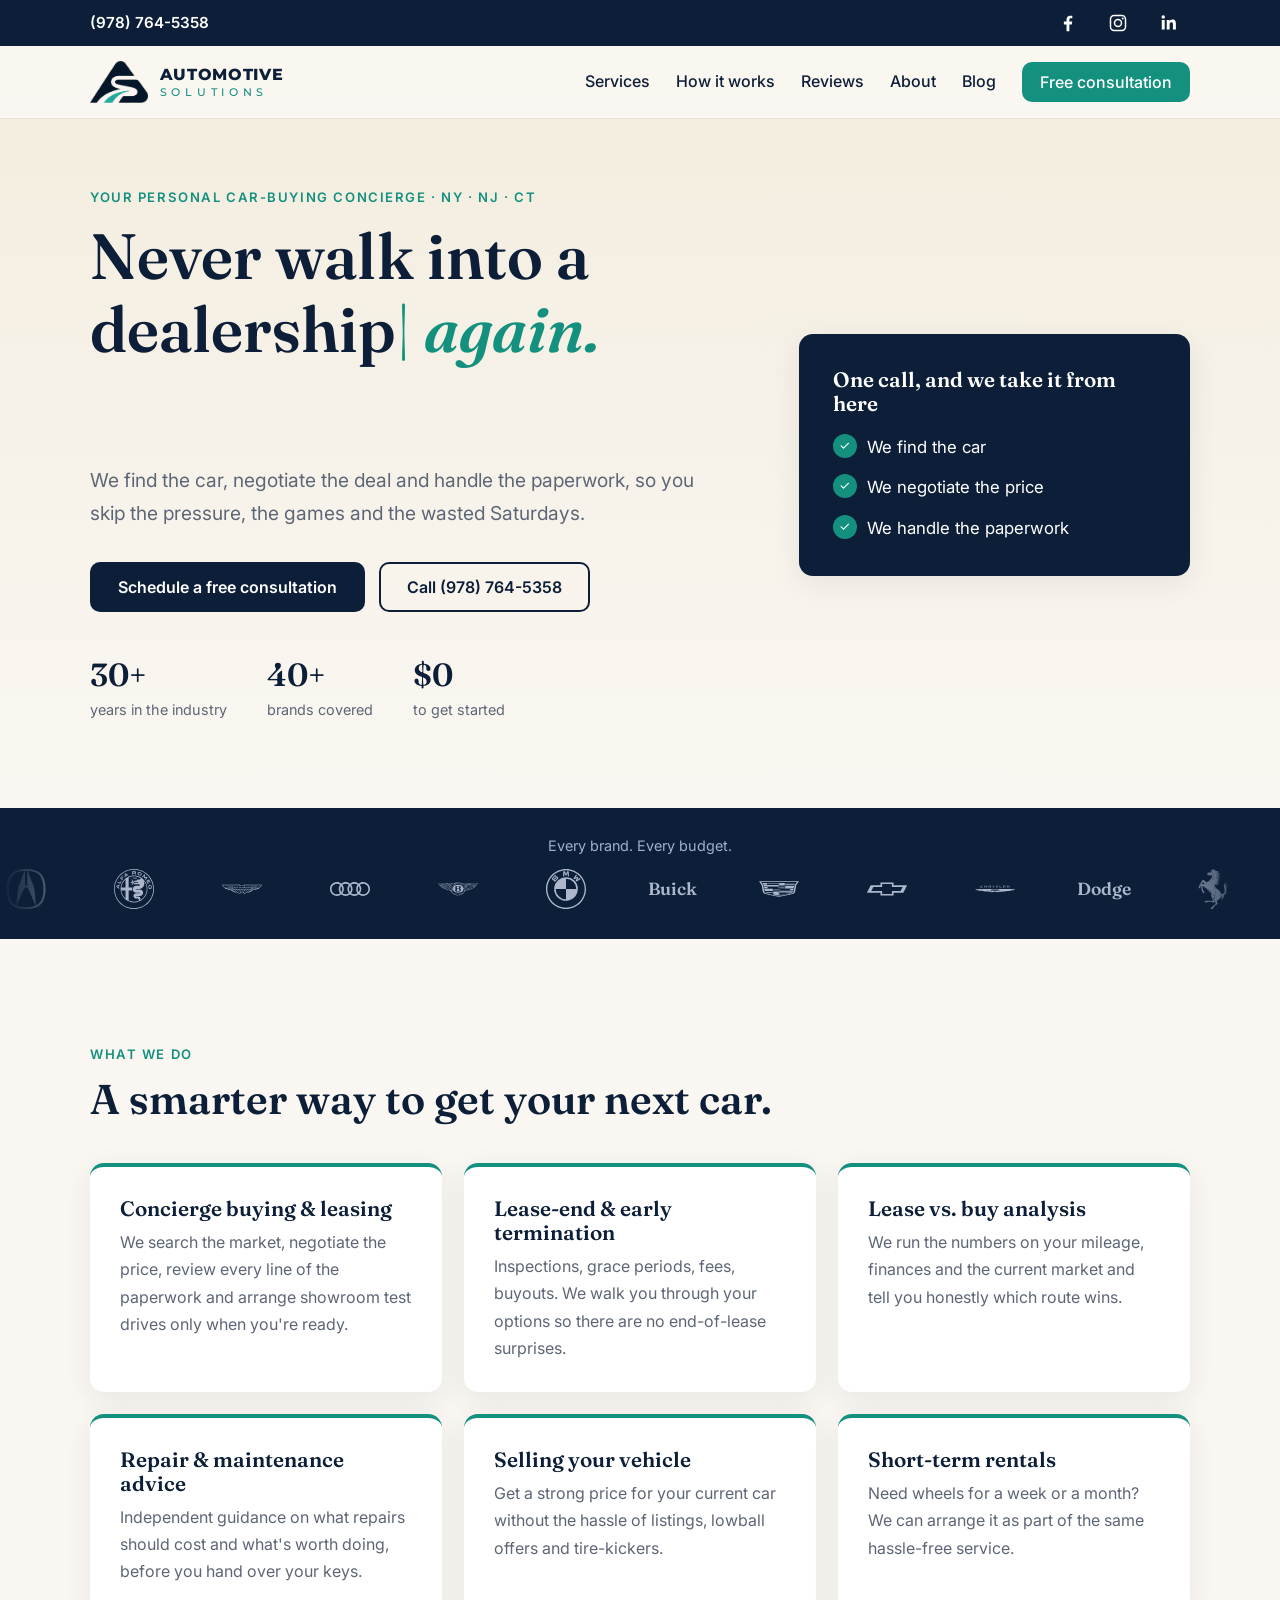
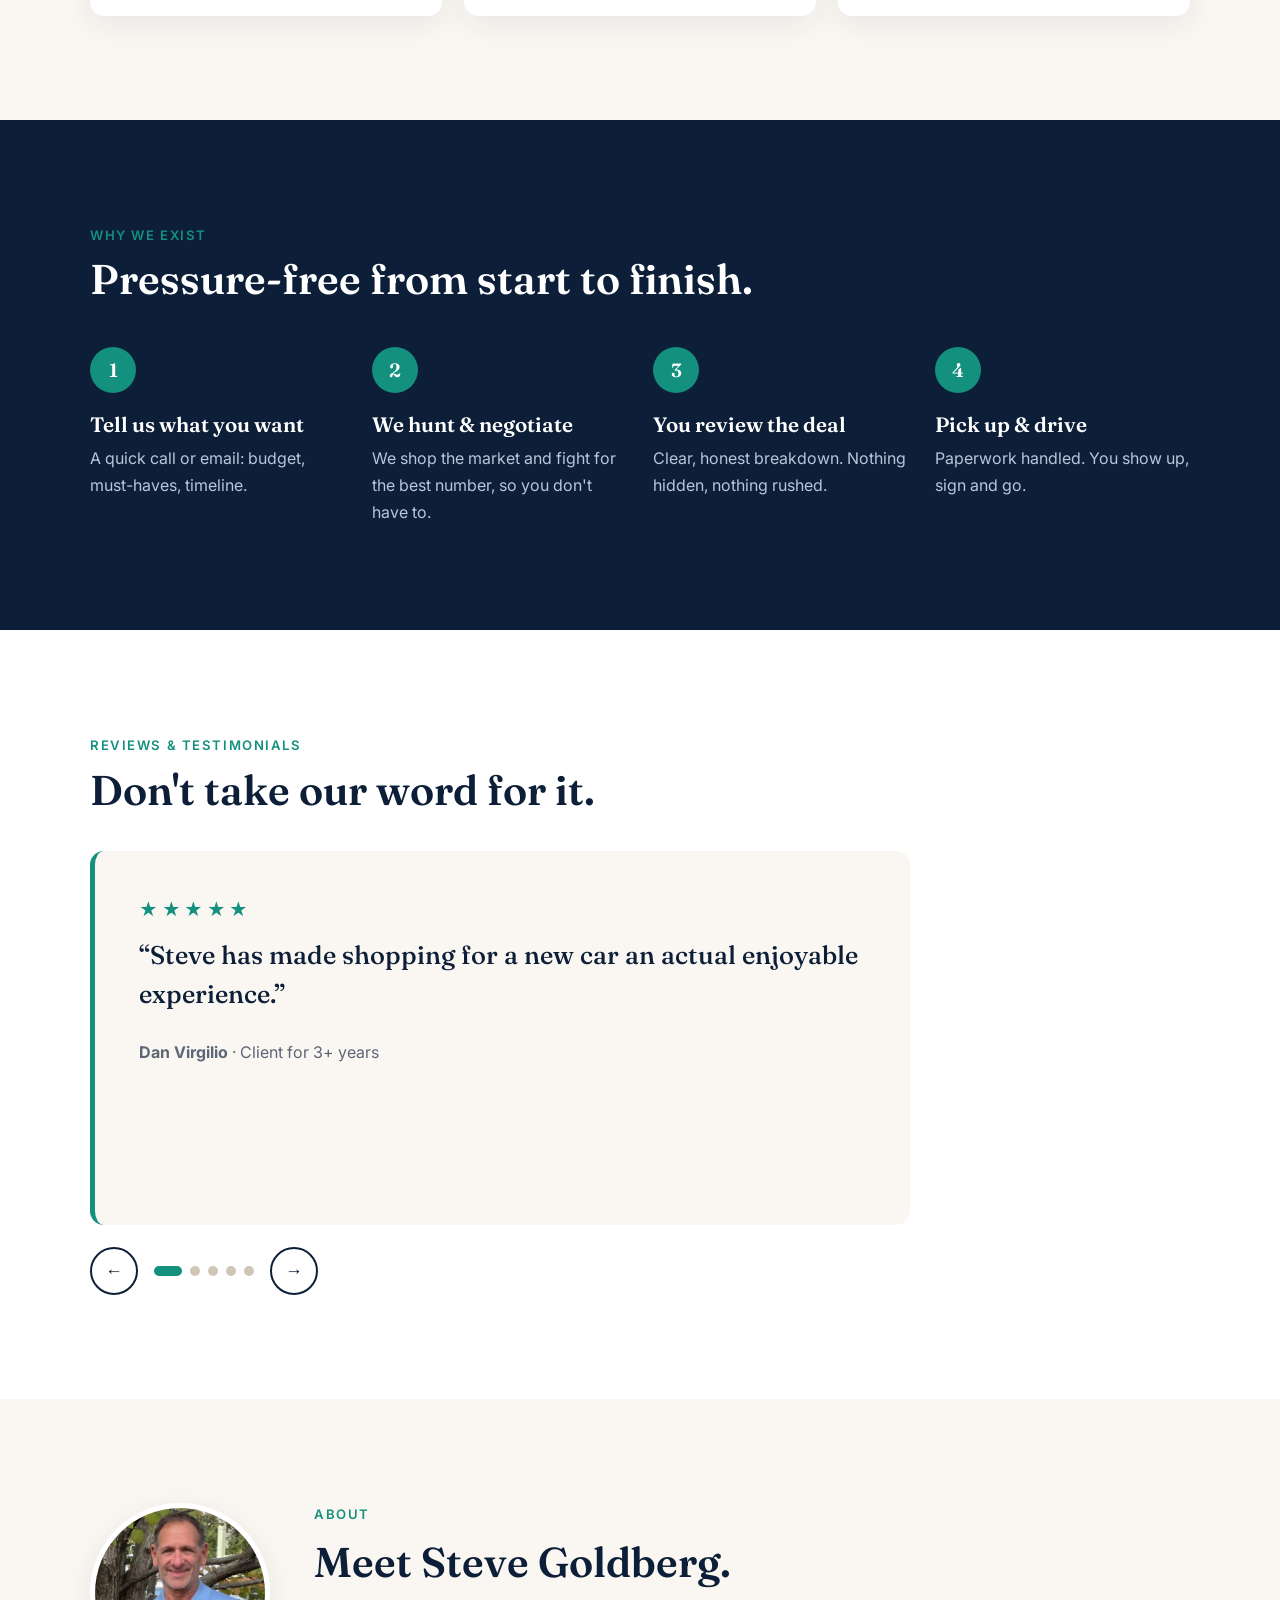
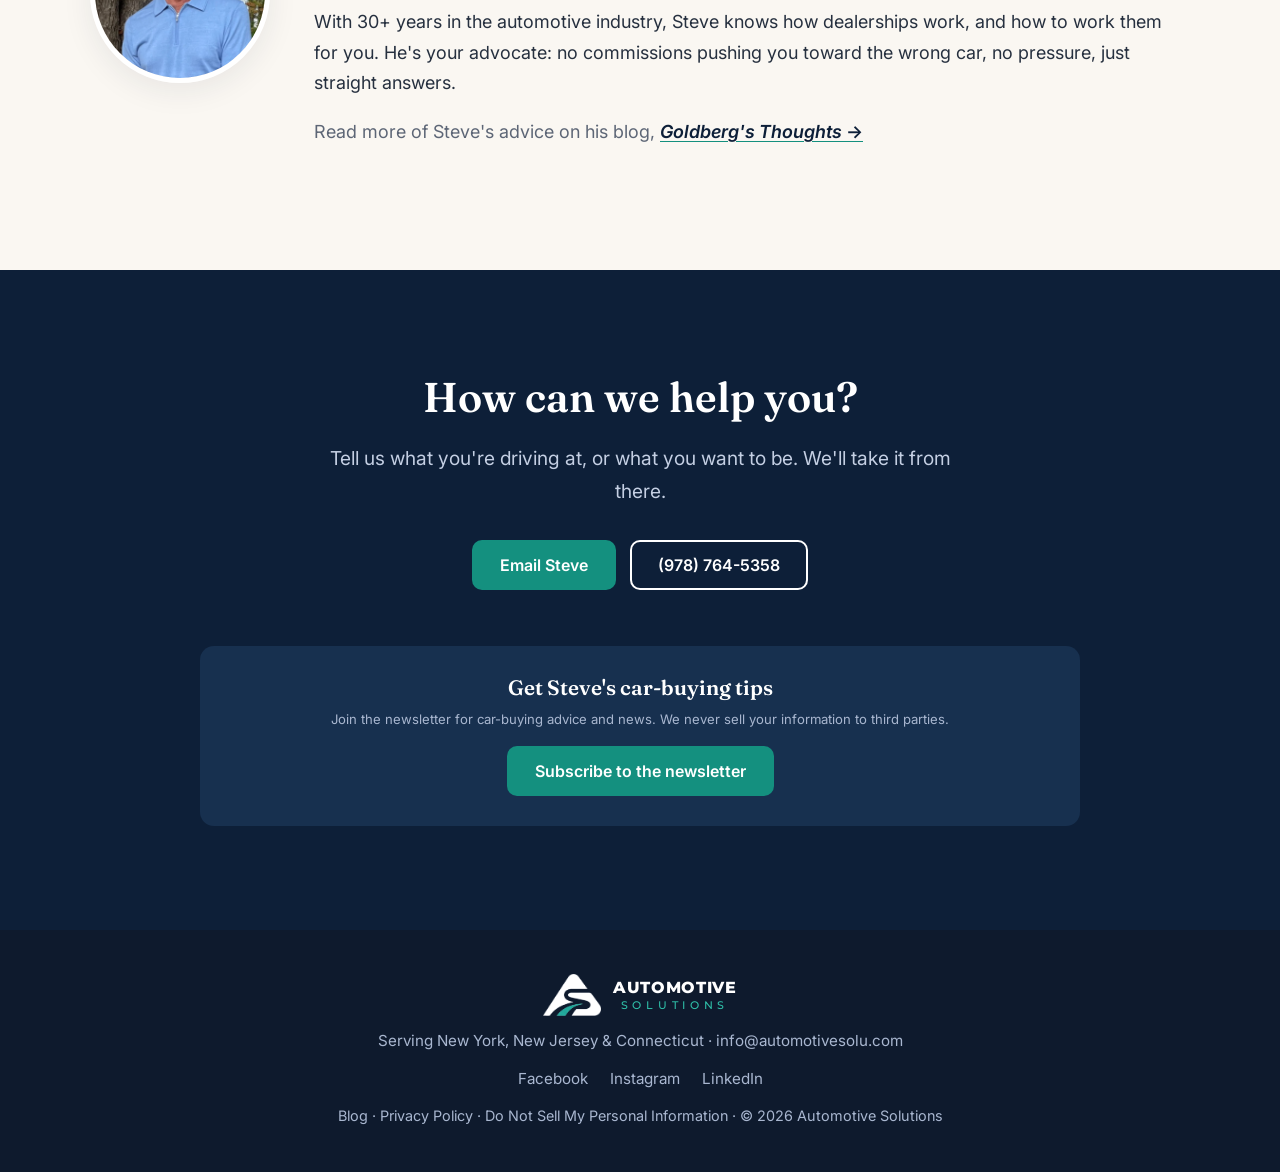
<file: index.html>
<!doctype html>
<html lang="en">
<head>
<meta charset="utf-8">
<meta name="viewport" content="width=device-width, initial-scale=1">
<title>Automotive Solutions | Car Buying & Leasing Consultant – NY, NJ, CT</title>
<meta name="description" content="Never walk into a dealership again. Automotive Solutions finds your car, negotiates the deal and handles the paperwork across New York, New Jersey and Connecticut.">
<link rel="canonical" href="https://www.automotivesolu.com/">
<link rel="icon" href="assets/favicon.png" type="image/png">
<link rel="preconnect" href="https://fonts.googleapis.com">
<link rel="preconnect" href="https://fonts.gstatic.com" crossorigin>
<link href="https://fonts.googleapis.com/css2?family=Inter:wght@400;500;600;700&family=Montserrat:wght@500;800&family=Fraunces:opsz,wght@9..144,500;9..144,600;9..144,700&display=swap" rel="stylesheet">
<link rel="stylesheet" href="styles.css">
</head>
<body>



<header class="nav" id="nav">
  <div class="topbar"><div class="wrap topbar-inner">
    <a class="tb-phone" href="tel:+19787645358">(978) 764-5358</a>
    <div class="tb-social">
      <a href="https://www.facebook.com/automotivesolu" target="_blank" rel="noopener" aria-label="Facebook"><svg viewBox="0 0 24 24"><path d="M13.5 21v-7.5h2.6l.5-3.1h-3.1V8.5c0-.9.4-1.6 1.7-1.6h1.5V4.2c-.3 0-1.2-.2-2.3-.2-2.4 0-4 1.4-4 4.1v2.3H7.5v3.1h2.9V21h3.1z"/></svg></a>
      <a href="https://www.instagram.com/autosolu/" target="_blank" rel="noopener" aria-label="Instagram"><svg viewBox="0 0 24 24"><path d="M12 7.4A4.6 4.6 0 1 0 12 16.6 4.6 4.6 0 0 0 12 7.4zm0 7.6a3 3 0 1 1 0-6 3 3 0 0 1 0 6zM17.2 6a1.1 1.1 0 1 0 0 2.2 1.1 1.1 0 0 0 0-2.2zM7.8 3h8.4A4.8 4.8 0 0 1 21 7.8v8.4a4.8 4.8 0 0 1-4.8 4.8H7.8A4.8 4.8 0 0 1 3 16.2V7.8A4.8 4.8 0 0 1 7.8 3zm0 1.6A3.2 3.2 0 0 0 4.6 7.8v8.4a3.2 3.2 0 0 0 3.2 3.2h8.4a3.2 3.2 0 0 0 3.2-3.2V7.8a3.2 3.2 0 0 0-3.2-3.2H7.8z"/></svg></a>
      <a href="https://www.linkedin.com/in/steven-goldberg-22b6a011/" target="_blank" rel="noopener" aria-label="LinkedIn"><svg viewBox="0 0 24 24"><path d="M5.2 8.6H8.4V19H5.2V8.6zM6.8 3.6a1.9 1.9 0 1 1 0 3.8 1.9 1.9 0 0 1 0-3.8zM10.4 8.6h3v1.4c.5-.9 1.6-1.7 3.3-1.7 3.3 0 3.9 2.1 3.9 4.9V19h-3.2v-5.1c0-1.2 0-2.7-1.7-2.7s-1.9 1.3-1.9 2.6V19h-3.2V8.6z"/></svg></a>
    </div>
  </div></div>
  <div class="wrap nav-inner">
    <a href="#top" class="brand" aria-label="Automotive Solutions home">
      <img src="assets/logo-mark.png" alt="" width="58" height="42"><span class="bt"><i>Automotive</i><b>Solutions</b></span>
    </a>
    <nav class="links" id="links" aria-label="Main">
      <a href="#services">Services</a>
      <a href="#how">How it works</a>
      <a href="#reviews">Reviews</a>
      <a href="#about">About</a>
      <a href="https://blog.automotivesolu.com/blog">Blog</a>
      <a href="#contact" class="btn btn-sm">Free consultation</a>
    </nav>
    <button class="burger" id="burger" aria-label="Menu" aria-expanded="false" aria-controls="links"><span></span><span></span></button>
  </div>
</header>

<main id="top">

<!-- HERO -->
<section class="hero">
  <div class="wrap hero-grid">
    <div class="hero-copy">
      <p class="eyebrow reveal">Your personal car-buying concierge · NY · NJ · CT</p>
      <h1 class="reveal">Never <span class="typed" id="typed">walk into a dealership</span><span class="cursor" aria-hidden="true">|</span> <em>again.</em></h1>
      <p class="lead reveal">We find the car, negotiate the deal and handle the paperwork, so you skip the pressure, the games and the wasted Saturdays.</p>
      <div class="cta reveal">
        <a class="btn" data-mail="Free consultation request">Schedule a free consultation</a>
        <a class="btn btn-ghost" href="tel:+19787645358">Call (978) 764-5358</a>
      </div>
      <ul class="trust reveal">
        <li><b>30+</b><span>years in the industry</span></li>
        <li><b>40+</b><span>brands covered</span></li>
        <li><b>$0</b><span>to get started</span></li>
      </ul>
    </div>
    <aside class="hero-card reveal">
      <h3>One call, and we take it from here</h3>
      <ul class="checks">
        <li>We find the car</li>
        <li>We negotiate the price</li>
        <li>We handle the paperwork</li>
      </ul>
    </aside>
  </div>
</section>

<!-- BRANDS -->
<section class="brands" aria-label="Brands we work with">
  <p class="center small">Every brand. Every budget.</p>
  <div class="marquee"><div class="track" id="brandTrack"></div></div>
</section>

<!-- SERVICES -->
<section id="services" class="section">
  <div class="wrap">
    <p class="eyebrow reveal">What we do</p>
    <h2 class="reveal">A smarter way to get your next car.</h2>
    <div class="cards">
      <article class="card reveal">
        <h3>Concierge buying &amp; leasing</h3>
        <p>We search the market, negotiate the price, review every line of the paperwork and arrange showroom test drives only when you're ready.</p>
      </article>
      <article class="card reveal">
        <h3>Lease-end &amp; early termination</h3>
        <p>Inspections, grace periods, fees, buyouts. We walk you through your options so there are no end-of-lease surprises.</p>
      </article>
      <article class="card reveal">
        <h3>Lease vs. buy analysis</h3>
        <p>We run the numbers on your mileage, finances and the current market and tell you honestly which route wins.</p>
      </article>
      <article class="card reveal">
        <h3>Repair &amp; maintenance advice</h3>
        <p>Independent guidance on what repairs should cost and what's worth doing, before you hand over your keys.</p>
      </article>
      <article class="card reveal">
        <h3>Selling your vehicle</h3>
        <p>Get a strong price for your current car without the hassle of listings, lowball offers and tire-kickers.</p>
      </article>
      <article class="card reveal">
        <h3>Short-term rentals</h3>
        <p>Need wheels for a week or a month? We can arrange it as part of the same hassle-free service.</p>
      </article>
    </div>
  </div>
</section>

<!-- HOW IT WORKS -->
<section id="how" class="section dark">
  <div class="wrap">
    <p class="eyebrow reveal">Why we exist</p>
    <h2 class="reveal">Pressure-free from start to finish.</h2>
    <ol class="steps">
      <li class="reveal"><span class="num">1</span><h3>Tell us what you want</h3><p>A quick call or email: budget, must-haves, timeline.</p></li>
      <li class="reveal"><span class="num">2</span><h3>We hunt &amp; negotiate</h3><p>We shop the market and fight for the best number, so you don't have to.</p></li>
      <li class="reveal"><span class="num">3</span><h3>You review the deal</h3><p>Clear, honest breakdown. Nothing hidden, nothing rushed.</p></li>
      <li class="reveal"><span class="num">4</span><h3>Pick up &amp; drive</h3><p>Paperwork handled. You show up, sign and go.</p></li>
    </ol>
  </div>
</section>

<!-- REVIEWS -->
<section id="reviews" class="section alt">
  <div class="wrap">
    <p class="eyebrow reveal">Reviews &amp; testimonials</p>
    <h2 class="reveal">Don't take our word for it.</h2>
    <div class="slider reveal" id="slider">
      <div class="slides">
        <figure class="slide"><div class="stars">★★★★★</div><blockquote>&ldquo;Steve has made shopping for a new car an actual enjoyable experience.&rdquo;</blockquote><figcaption><b>Dan Virgilio</b> · Client for 3+ years</figcaption></figure>
        <figure class="slide"><div class="stars">★★★★★</div><blockquote>&ldquo;I just purchased my fifth car with Steve. He's a straight shooter, honest, and a pleasure to deal with.&rdquo;</blockquote><figcaption><b>Ralph Milton</b> · Fifth car purchase</figcaption></figure>
        <figure class="slide"><div class="stars">★★★★★</div><blockquote>&ldquo;Steve is a pleasure to work with. Very responsive, knowledgeable, and credible&hellip; my &lsquo;Go To&rsquo; person.&rdquo;</blockquote><figcaption><b>Gary Crispo</b> · Chief Operating Officer</figcaption></figure>
        <figure class="slide"><div class="stars">★★★★★</div><blockquote>&ldquo;A few emails to describe what I am looking for, a quick trip to take delivery where all the paperwork is ready to go, and I'm in and out in 30 minutes. When I refer you to others I tell them you are the best car salesman ever, and I mean it.&rdquo;</blockquote><figcaption><b>Kurt Z.</b> · Four cars purchased through Steve</figcaption></figure>
        <figure class="slide"><div class="stars">★★★★★</div><blockquote>&ldquo;Blanche and I were particularly taken by your ability to identify, out of your large inventory, the cars that you thought would be right for us. And then clearly and accurately tell us why. The entire process, in your hands, was a pleasure.&rdquo;</blockquote><figcaption><b>Theodore D.</b> · Two cars purchased through Steve</figcaption></figure>
      </div>
      <div class="slider-ctl">
        <button id="prev" aria-label="Previous review">←</button>
        <div class="dots" id="dots"></div>
        <button id="next" aria-label="Next review">→</button>
      </div>
    </div>
  </div>
</section>

<!-- ABOUT -->
<section id="about" class="section">
  <div class="wrap about">
    <img class="portrait reveal" src="assets/steve.jpg" alt="Steve Goldberg, founder of Automotive Solutions" width="800" height="718" loading="lazy">
    <div>
      <p class="eyebrow reveal">About</p>
      <h2 class="reveal">Meet Steve Goldberg.</h2>
      <p class="reveal">With 30+ years in the automotive industry, Steve knows how dealerships work, and how to work them for you. He's your advocate: no commissions pushing you toward the wrong car, no pressure, just straight answers.</p>
      <p class="reveal muted">Read more of Steve's advice on his blog, <a href="https://blog.automotivesolu.com/blog"><i>Goldberg's Thoughts</i> &rarr;</a></p>
    </div>
  </div>
</section>

<!-- CONTACT -->
<section id="contact" class="section cta-band">
  <div class="wrap">
    <h2 class="reveal">How can we help you?</h2>
    <p class="lead reveal">Tell us what you're driving at, or what you want to be. We'll take it from there.</p>
    <div class="cta center-cta reveal">
      <a class="btn" data-mail="Free consultation request">Email Steve</a>
      <a class="btn btn-ghost" href="tel:+19787645358">(978) 764-5358</a>
    </div>
    <div class="subscribe reveal">
      <h3>Get Steve's car-buying tips</h3>
      <p class="fine" style="margin:.5em 0 1.2em">Join the newsletter for car-buying advice and news. We never sell your information to third parties.</p>
      <a class="btn" href="https://blog.automotivesolu.com/" target="_blank" rel="noopener">Subscribe to the newsletter</a>
    </div>
  </div>
</section>
</main>

<footer class="footer">
  <div class="wrap foot-inner">
    <div class="brand"><img src="assets/logo-mark-light.png" alt="" width="58" height="42"><span class="bt"><i>Automotive</i><b>Solutions</b></span></div>
    <p>Serving New York, New Jersey &amp; Connecticut · <a href="mailto:info@automotivesolu.com">info@automotivesolu.com</a></p>
    <p class="social">
      <a href="https://www.facebook.com/automotivesolu" target="_blank" rel="noopener">Facebook</a>
      <a href="https://www.instagram.com/autosolu/" target="_blank" rel="noopener">Instagram</a>
      <a href="https://www.linkedin.com/in/steven-goldberg-22b6a011/" target="_blank" rel="noopener">LinkedIn</a>
    </p>
    <p class="small"><a href="https://blog.automotivesolu.com/blog">Blog</a> · <a href="privacy.html">Privacy Policy</a> · <a href="privacy.html#do-not-sell">Do Not Sell My Personal Information</a> · © <span id="yr">2026</span> Automotive Solutions</p>
  </div>
</footer>

<a class="sticky-call" href="tel:+19787645358" aria-label="Call now">📞 Call</a>

<script src="script.js"></script>
</body>
</html>
</file>
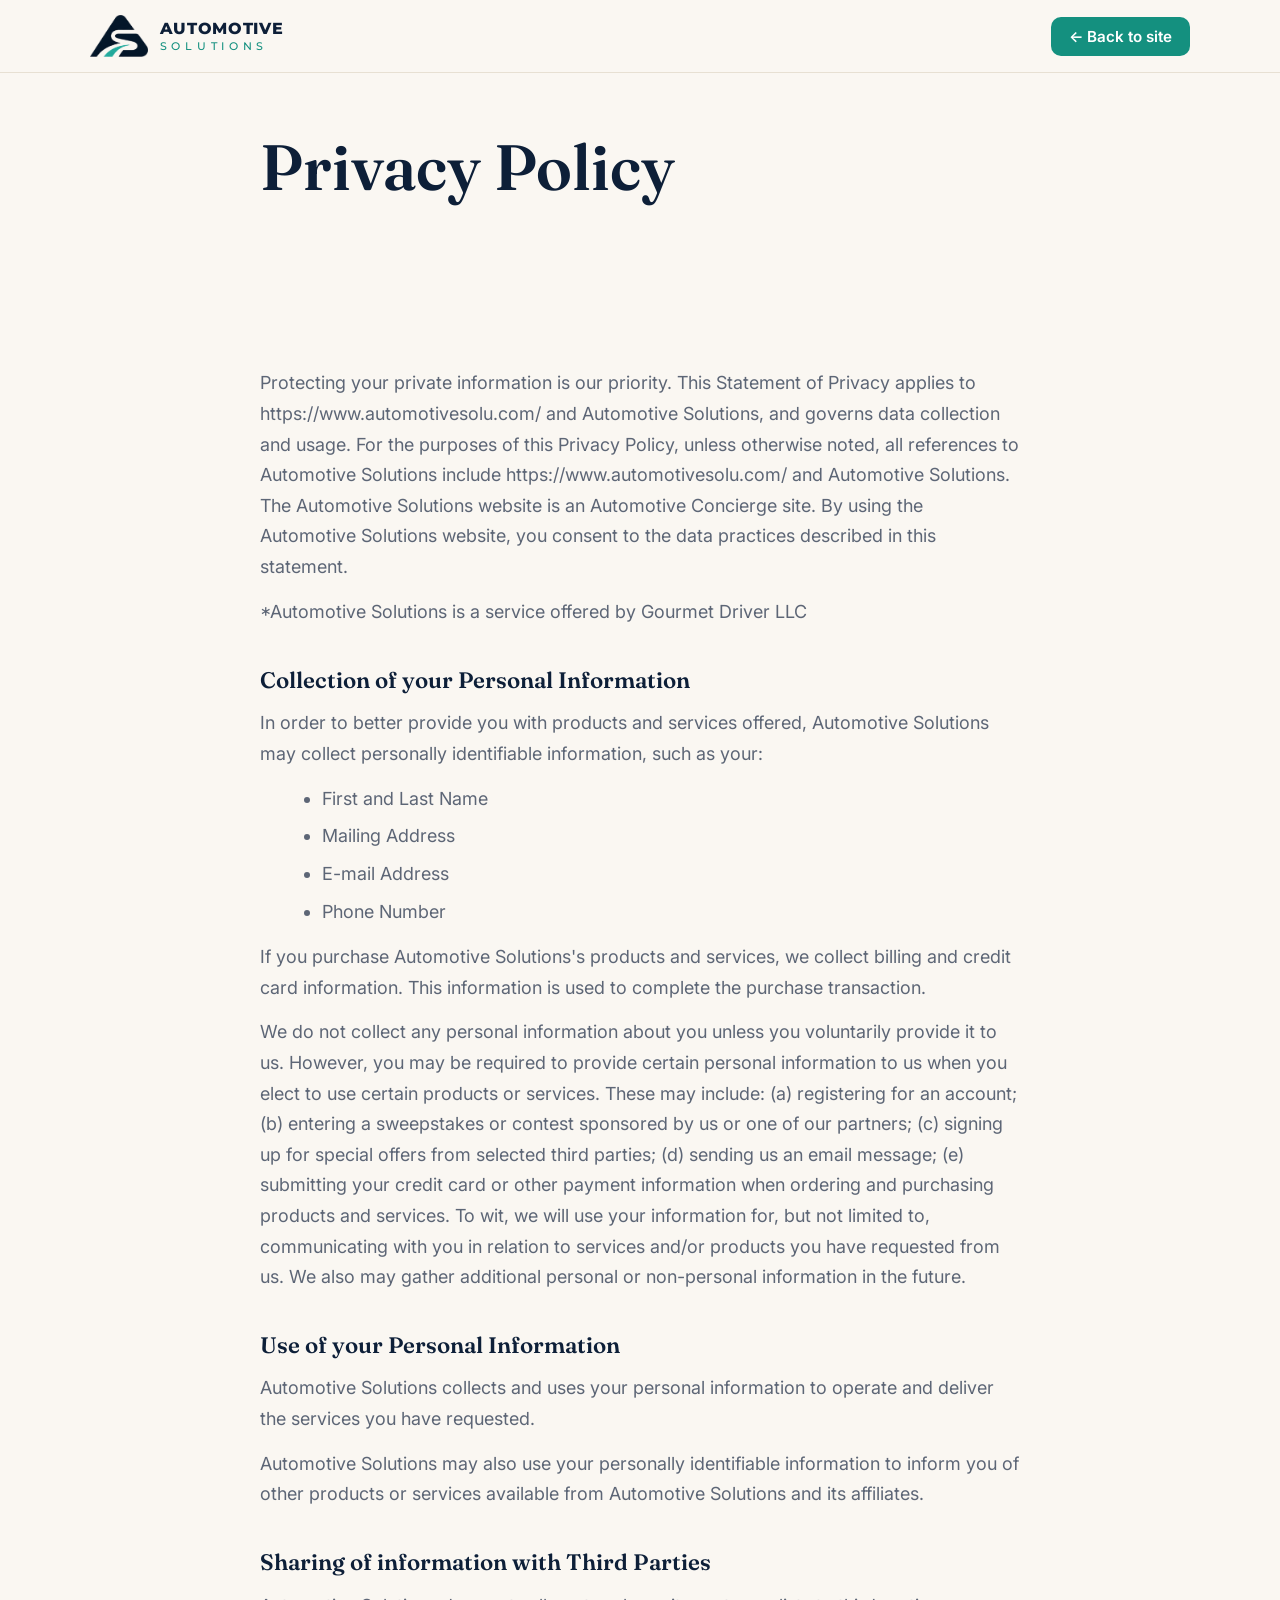
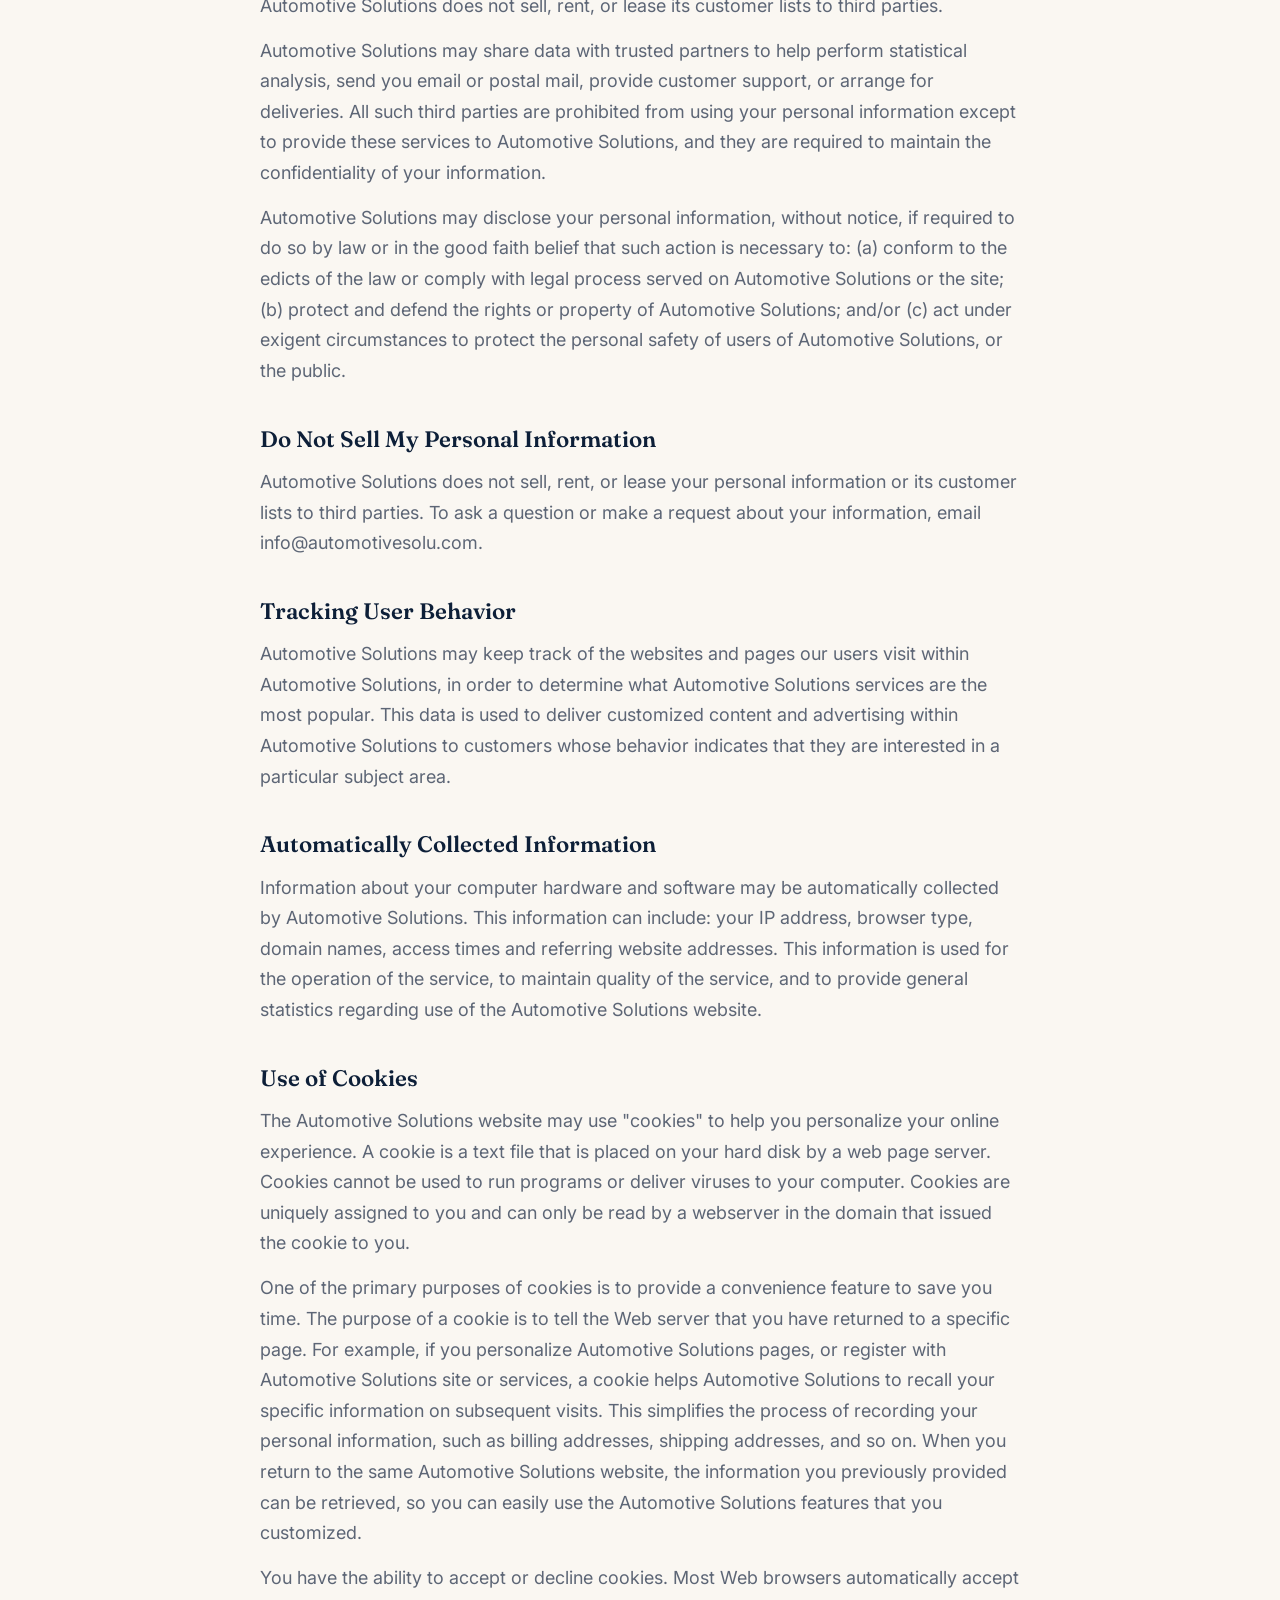
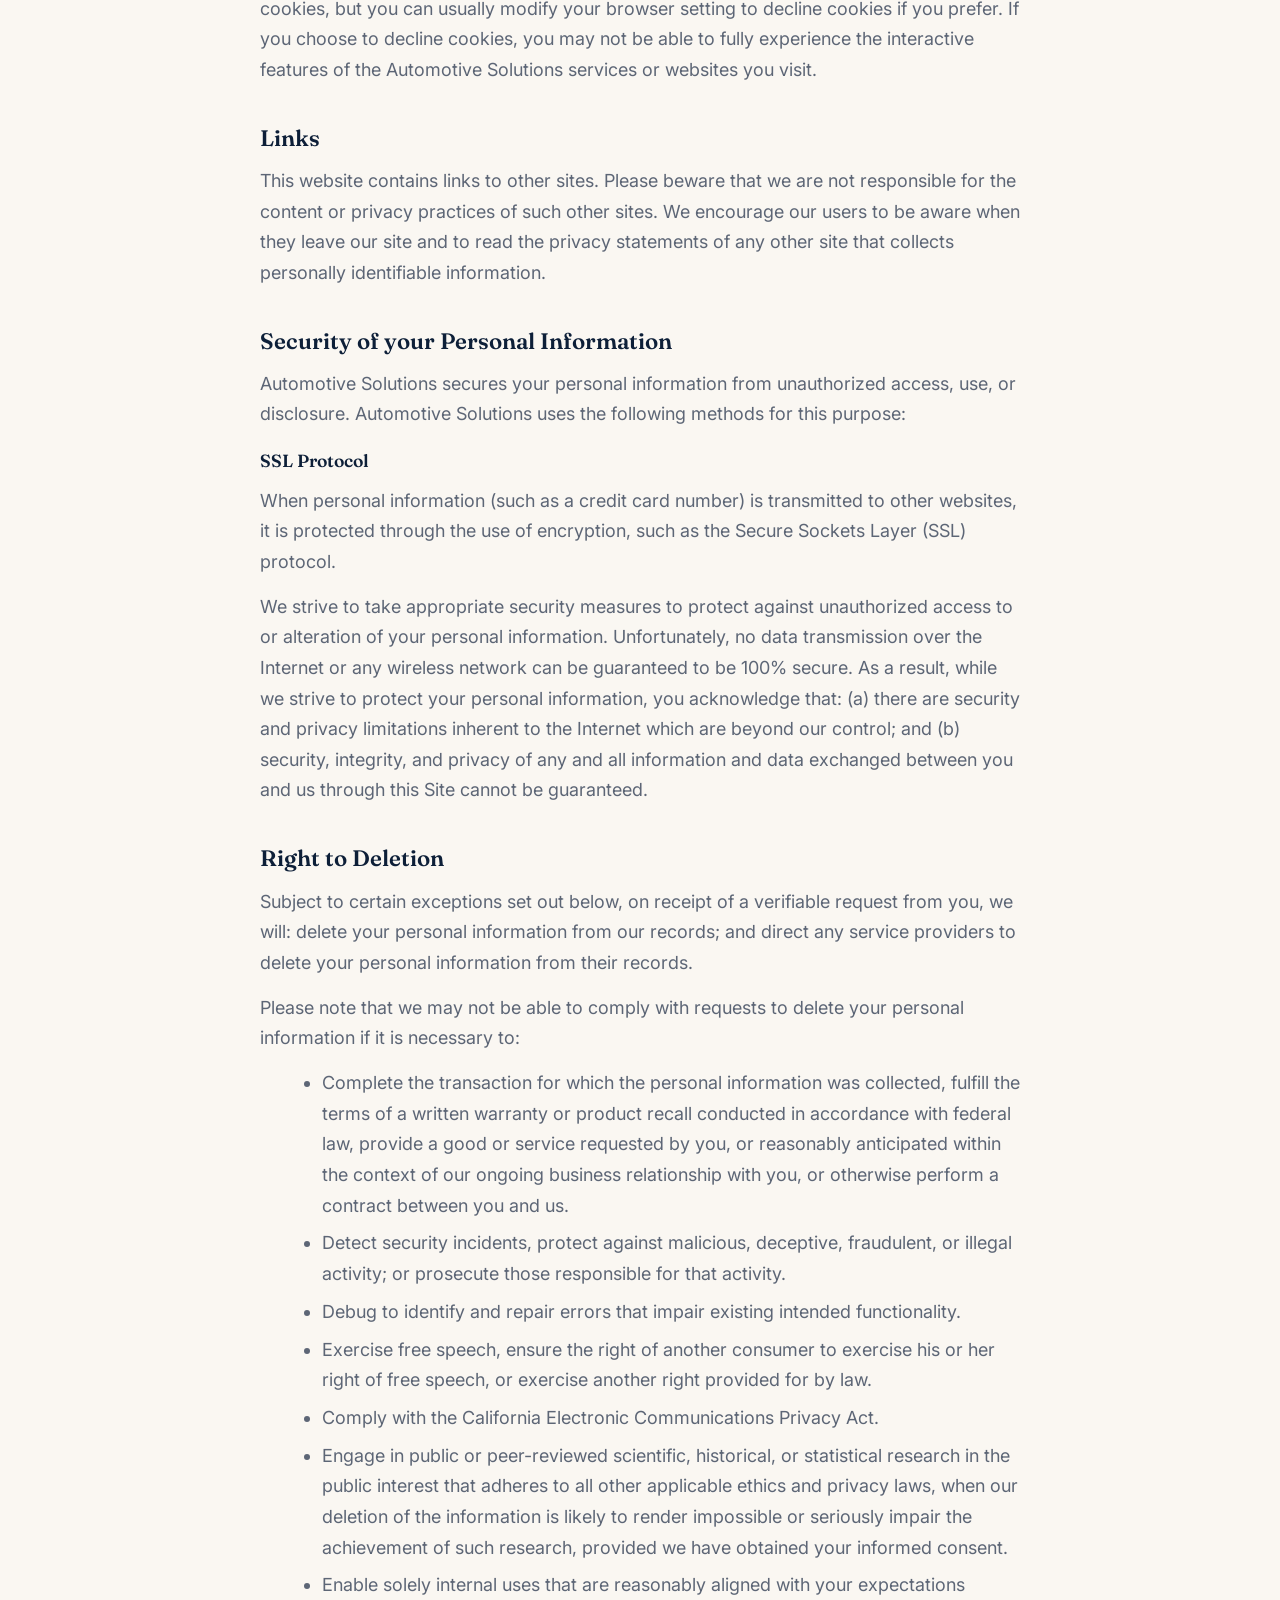
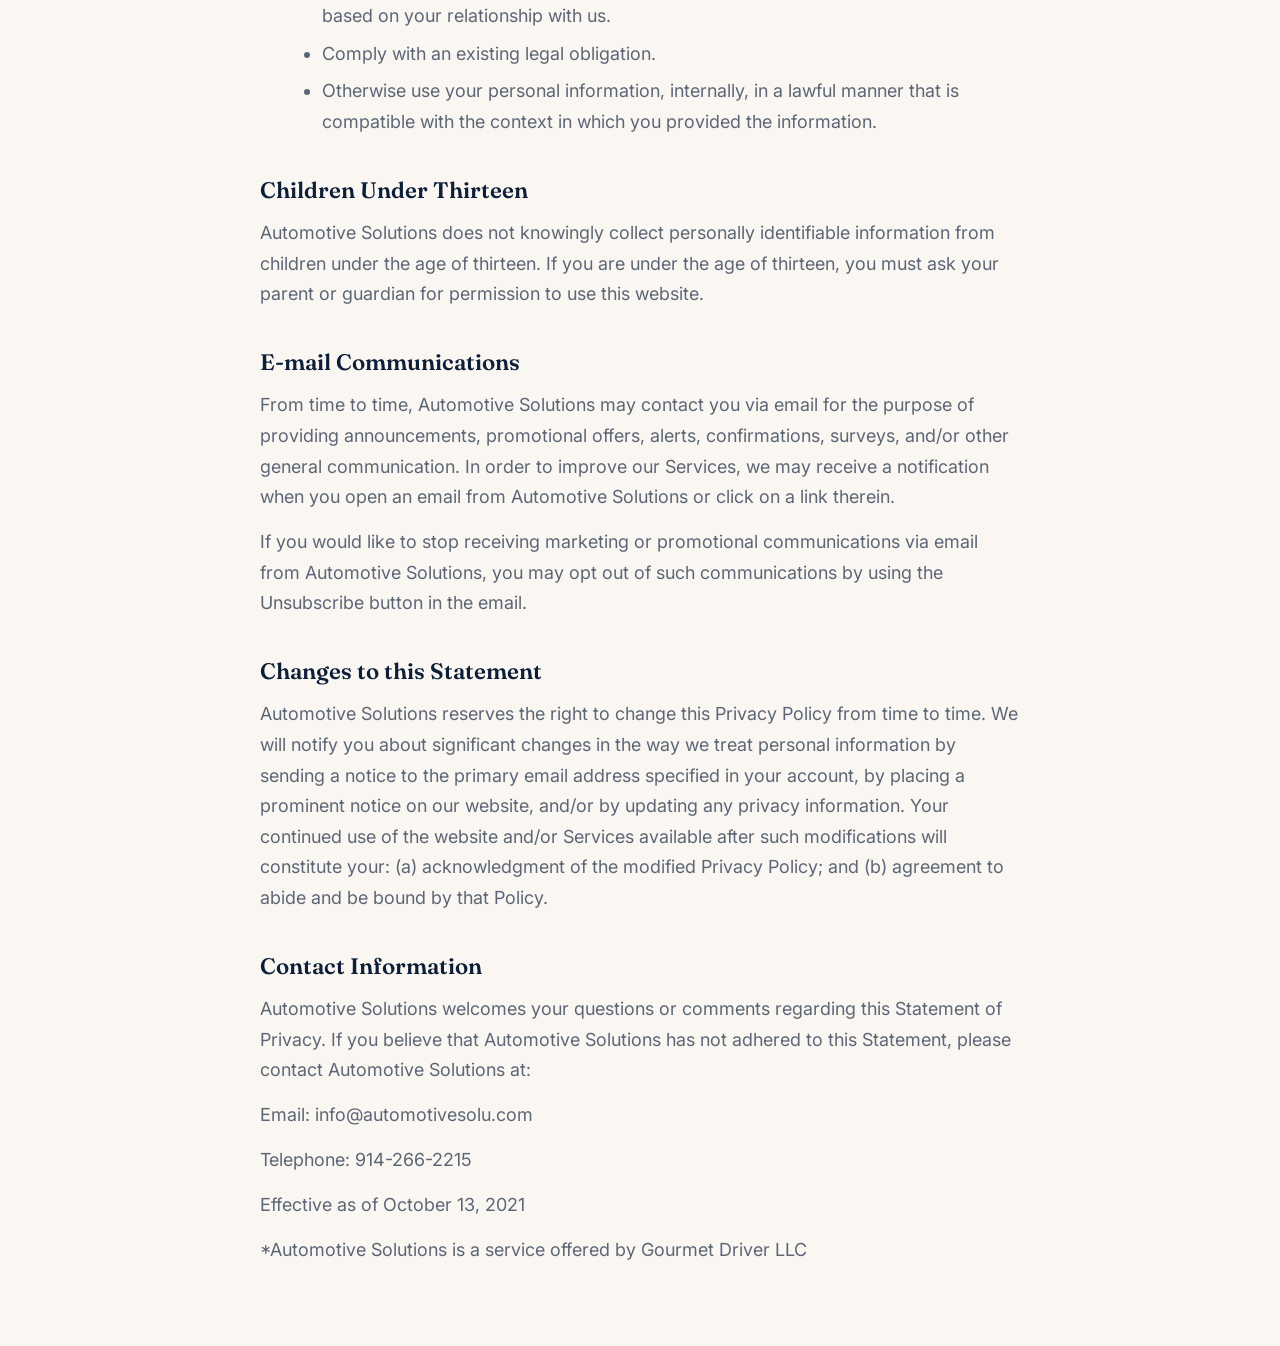
<file: privacy.html>
<!doctype html>
<html lang="en">
<head>
<meta charset="utf-8">
<meta name="viewport" content="width=device-width, initial-scale=1">
<title>Privacy Policy | Automotive Solutions</title>
<link rel="canonical" href="https://www.automotivesolu.com/privacy.html">
<link rel="icon" href="assets/favicon.png" type="image/png">
<link href="https://fonts.googleapis.com/css2?family=Inter:wght@400;500;600;700&family=Montserrat:wght@500;800&family=Fraunces:opsz,wght@9..144,500;9..144,600;9..144,700&display=swap" rel="stylesheet">
<link rel="stylesheet" href="styles.css">
<style>.doc{padding:130px 0 80px;max-width:760px}.doc h2{font-size:1.4rem;margin-top:1.8em}.doc p{margin-top:.8em;color:var(--muted)}.doc ul{margin:.8em 0 0 1.2em;color:var(--muted)}.doc li{margin-top:.4em}.doc h3{margin-top:1.2em;font-size:1.1rem}</style>
</head>
<body>
<header class="nav solid"><div class="wrap nav-inner">
  <a href="index.html" class="brand"><img src="assets/logo-mark.png" alt="" width="58" height="42"><span class="bt"><i>Automotive</i><b>Solutions</b></span></a>
  <a class="btn btn-sm" href="index.html">← Back to site</a>
</div></header>
<main class="wrap doc">
  <h1>Privacy Policy</h1>
  <p>Protecting your private information is our priority. This Statement of Privacy applies to https://www.automotivesolu.com/ and Automotive Solutions, and governs data collection and usage. For the purposes of this Privacy Policy, unless otherwise noted, all references to Automotive Solutions include https://www.automotivesolu.com/ and Automotive Solutions. The Automotive Solutions website is an Automotive Concierge site. By using the Automotive Solutions website, you consent to the data practices described in this statement.</p>
  <p>*Automotive Solutions is a service offered by Gourmet Driver LLC</p>
  <h2>Collection of your Personal Information</h2>
  <p>In order to better provide you with products and services offered, Automotive Solutions may collect personally identifiable information, such as your:</p>
  <ul><li>First and Last Name</li><li>Mailing Address</li><li>E-mail Address</li><li>Phone Number</li></ul>
  <p>If you purchase Automotive Solutions&#x27;s products and services, we collect billing and credit card information. This information is used to complete the purchase transaction.</p>
  <p>We do not collect any personal information about you unless you voluntarily provide it to us. However, you may be required to provide certain personal information to us when you elect to use certain products or services. These may include: (a) registering for an account; (b) entering a sweepstakes or contest sponsored by us or one of our partners; (c) signing up for special offers from selected third parties; (d) sending us an email message; (e) submitting your credit card or other payment information when ordering and purchasing products and services. To wit, we will use your information for, but not limited to, communicating with you in relation to services and/or products you have requested from us. We also may gather additional personal or non-personal information in the future.</p>
  <h2>Use of your Personal Information</h2>
  <p>Automotive Solutions collects and uses your personal information to operate and deliver the services you have requested.</p>
  <p>Automotive Solutions may also use your personally identifiable information to inform you of other products or services available from Automotive Solutions and its affiliates.</p>
  <h2>Sharing of information with Third Parties</h2>
  <p>Automotive Solutions does not sell, rent, or lease its customer lists to third parties.</p>
  <p>Automotive Solutions may share data with trusted partners to help perform statistical analysis, send you email or postal mail, provide customer support, or arrange for deliveries. All such third parties are prohibited from using your personal information except to provide these services to Automotive Solutions, and they are required to maintain the confidentiality of your information.</p>
  <p>Automotive Solutions may disclose your personal information, without notice, if required to do so by law or in the good faith belief that such action is necessary to: (a) conform to the edicts of the law or comply with legal process served on Automotive Solutions or the site; (b) protect and defend the rights or property of Automotive Solutions; and/or (c) act under exigent circumstances to protect the personal safety of users of Automotive Solutions, or the public.</p>
  <h2 id="do-not-sell">Do Not Sell My Personal Information</h2>
  <p>Automotive Solutions does not sell, rent, or lease your personal information or its customer lists to third parties. To ask a question or make a request about your information, email info@automotivesolu.com.</p>
  <h2>Tracking User Behavior</h2>
  <p>Automotive Solutions may keep track of the websites and pages our users visit within Automotive Solutions, in order to determine what Automotive Solutions services are the most popular. This data is used to deliver customized content and advertising within Automotive Solutions to customers whose behavior indicates that they are interested in a particular subject area.</p>
  <h2>Automatically Collected Information</h2>
  <p>Information about your computer hardware and software may be automatically collected by Automotive Solutions. This information can include: your IP address, browser type, domain names, access times and referring website addresses. This information is used for the operation of the service, to maintain quality of the service, and to provide general statistics regarding use of the Automotive Solutions website.</p>
  <h2>Use of Cookies</h2>
  <p>The Automotive Solutions website may use &quot;cookies&quot; to help you personalize your online experience. A cookie is a text file that is placed on your hard disk by a web page server. Cookies cannot be used to run programs or deliver viruses to your computer. Cookies are uniquely assigned to you and can only be read by a webserver in the domain that issued the cookie to you.</p>
  <p>One of the primary purposes of cookies is to provide a convenience feature to save you time. The purpose of a cookie is to tell the Web server that you have returned to a specific page. For example, if you personalize Automotive Solutions pages, or register with Automotive Solutions site or services, a cookie helps Automotive Solutions to recall your specific information on subsequent visits. This simplifies the process of recording your personal information, such as billing addresses, shipping addresses, and so on. When you return to the same Automotive Solutions website, the information you previously provided can be retrieved, so you can easily use the Automotive Solutions features that you customized.</p>
  <p>You have the ability to accept or decline cookies. Most Web browsers automatically accept cookies, but you can usually modify your browser setting to decline cookies if you prefer. If you choose to decline cookies, you may not be able to fully experience the interactive features of the Automotive Solutions services or websites you visit.</p>
  <h2>Links</h2>
  <p>This website contains links to other sites. Please beware that we are not responsible for the content or privacy practices of such other sites. We encourage our users to be aware when they leave our site and to read the privacy statements of any other site that collects personally identifiable information.</p>
  <h2>Security of your Personal Information</h2>
  <p>Automotive Solutions secures your personal information from unauthorized access, use, or disclosure. Automotive Solutions uses the following methods for this purpose:</p>
  <h3>SSL Protocol</h3>
  <p>When personal information (such as a credit card number) is transmitted to other websites, it is protected through the use of encryption, such as the Secure Sockets Layer (SSL) protocol.</p>
  <p>We strive to take appropriate security measures to protect against unauthorized access to or alteration of your personal information. Unfortunately, no data transmission over the Internet or any wireless network can be guaranteed to be 100% secure. As a result, while we strive to protect your personal information, you acknowledge that: (a) there are security and privacy limitations inherent to the Internet which are beyond our control; and (b) security, integrity, and privacy of any and all information and data exchanged between you and us through this Site cannot be guaranteed.</p>
  <h2>Right to Deletion</h2>
  <p>Subject to certain exceptions set out below, on receipt of a verifiable request from you, we will: delete your personal information from our records; and direct any service providers to delete your personal information from their records.</p>
  <p>Please note that we may not be able to comply with requests to delete your personal information if it is necessary to:</p>
  <ul><li>Complete the transaction for which the personal information was collected, fulfill the terms of a written warranty or product recall conducted in accordance with federal law, provide a good or service requested by you, or reasonably anticipated within the context of our ongoing business relationship with you, or otherwise perform a contract between you and us.</li><li>Detect security incidents, protect against malicious, deceptive, fraudulent, or illegal activity; or prosecute those responsible for that activity.</li><li>Debug to identify and repair errors that impair existing intended functionality.</li><li>Exercise free speech, ensure the right of another consumer to exercise his or her right of free speech, or exercise another right provided for by law.</li><li>Comply with the California Electronic Communications Privacy Act.</li><li>Engage in public or peer-reviewed scientific, historical, or statistical research in the public interest that adheres to all other applicable ethics and privacy laws, when our deletion of the information is likely to render impossible or seriously impair the achievement of such research, provided we have obtained your informed consent.</li><li>Enable solely internal uses that are reasonably aligned with your expectations based on your relationship with us.</li><li>Comply with an existing legal obligation.</li><li>Otherwise use your personal information, internally, in a lawful manner that is compatible with the context in which you provided the information.</li></ul>
  <h2>Children Under Thirteen</h2>
  <p>Automotive Solutions does not knowingly collect personally identifiable information from children under the age of thirteen. If you are under the age of thirteen, you must ask your parent or guardian for permission to use this website.</p>
  <h2>E-mail Communications</h2>
  <p>From time to time, Automotive Solutions may contact you via email for the purpose of providing announcements, promotional offers, alerts, confirmations, surveys, and/or other general communication. In order to improve our Services, we may receive a notification when you open an email from Automotive Solutions or click on a link therein.</p>
  <p>If you would like to stop receiving marketing or promotional communications via email from Automotive Solutions, you may opt out of such communications by using the Unsubscribe button in the email.</p>
  <h2>Changes to this Statement</h2>
  <p>Automotive Solutions reserves the right to change this Privacy Policy from time to time. We will notify you about significant changes in the way we treat personal information by sending a notice to the primary email address specified in your account, by placing a prominent notice on our website, and/or by updating any privacy information. Your continued use of the website and/or Services available after such modifications will constitute your: (a) acknowledgment of the modified Privacy Policy; and (b) agreement to abide and be bound by that Policy.</p>
  <h2>Contact Information</h2>
  <p>Automotive Solutions welcomes your questions or comments regarding this Statement of Privacy. If you believe that Automotive Solutions has not adhered to this Statement, please contact Automotive Solutions at:</p>
  <p>Email: info@automotivesolu.com</p>
  <p>Telephone: 914-266-2215</p>
  <p>Effective as of October 13, 2021</p>
  <p>*Automotive Solutions is a service offered by Gourmet Driver LLC</p>
</main>
</body>
</html>
</file>
<file: styles.css>
:root{
  --navy:#0d1f38; --navy2:#17304f; --gold:#14907f; --gold-l:#2fbfa8;
  --cream:#faf7f2; --paper:#fff; --text:#26303f; --muted:#5d6676; --line:#e7e0d3;
  --r:14px; --shadow:0 8px 30px rgba(20,35,59,.08);
}
*{box-sizing:border-box;margin:0}
html{scroll-behavior:smooth;scroll-padding-top:80px}
body{font:18px/1.7 Inter,system-ui,sans-serif;color:var(--text);background:var(--cream);overflow-x:hidden;-webkit-font-smoothing:antialiased}
h1,h2,h3{font-family:Fraunces,Georgia,serif;color:var(--navy);line-height:1.15;font-weight:600}
h1{font-size:clamp(2.4rem,5.4vw,4rem)}
.typed{color:var(--navy)}
.cursor{color:var(--gold);font-weight:300;animation:blink 1s steps(2) infinite}
@keyframes blink{50%{opacity:0}}
h1{min-height:3.5em}
h1 em{color:var(--gold);font-style:italic}
h2{font-size:clamp(1.9rem,3.6vw,2.6rem);margin-bottom:.5em}
h3{font-size:1.3rem;margin-bottom:.4em}
a{color:inherit}
.wrap{width:min(1100px,100% - 40px);margin-inline:auto}
.section{padding:clamp(60px,9vw,104px) 0}
.alt{background:var(--paper)} .dark{background:var(--navy);color:#e6ebf4}
.dark h2,.dark h3{color:#fff}
.muted{color:var(--muted)} .small{font-size:.9rem} .fine{font-size:.82rem;color:var(--muted);margin-top:.8em}
.center{text-align:center}
.eyebrow{font-size:.82rem;font-weight:600;letter-spacing:.12em;text-transform:uppercase;color:var(--gold);margin-bottom:.8em}
.lead{font-size:1.2rem;color:var(--muted);max-width:52ch}
.progress{display:none}

/* nav */
.nav{position:fixed;inset:0 0 auto 0;z-index:50;background:rgba(250,247,242,.94);backdrop-filter:blur(10px);box-shadow:0 1px 0 var(--line)}
.nav-inner{display:flex;align-items:center;justify-content:space-between;height:72px}
.brand{display:flex;align-items:center;gap:10px;text-decoration:none;color:var(--navy);font:600 1.2rem Fraunces,serif}
.brand b{font-weight:700;color:var(--gold)}
.links{display:flex;align-items:center;gap:26px}
.links a{text-decoration:none;font-size:1rem;font-weight:500;color:var(--navy)}
.links a:hover{color:var(--gold)}
.burger{display:none;background:none;border:0;width:46px;height:46px;position:relative;cursor:pointer}
.burger span{position:absolute;left:10px;right:10px;height:2px;background:var(--navy);transition:.3s}
.burger span:first-child{top:18px}.burger span:last-child{top:26px}
.burger[aria-expanded=true] span:first-child{top:22px;transform:rotate(45deg)}
.burger[aria-expanded=true] span:last-child{top:22px;transform:rotate(-45deg)}

/* buttons */
.btn{display:inline-flex;align-items:center;justify-content:center;padding:15px 28px;border-radius:10px;background:var(--navy);color:#fff!important;font:600 1rem Inter,sans-serif;text-decoration:none;border:0;cursor:pointer;transition:background .2s,transform .2s}
.btn:hover{background:var(--navy2);transform:translateY(-2px)}
.btn-sm{padding:10px 18px;font-size:.95rem;background:var(--gold)}
.btn-sm:hover{background:var(--gold-l)}
.btn-ghost{background:transparent;color:var(--navy)!important;box-shadow:inset 0 0 0 2px var(--navy)}
.btn-ghost:hover{background:var(--navy);color:#fff!important}
.cta{display:flex;gap:14px;flex-wrap:wrap;margin-top:1.8em}

/* hero */
.hero{padding:140px 0 84px;background:linear-gradient(180deg,#f3ecdd,var(--cream))}
.hero-grid{display:grid;grid-template-columns:1.25fr .75fr;gap:56px;align-items:center}
.hero .lead{margin-top:1.1em}
.trust{display:flex;gap:40px;list-style:none;padding:0;margin-top:2.4em;flex-wrap:wrap}
.trust b{display:block;font:600 2rem Fraunces,serif;color:var(--navy)}
.trust span{font-size:.9rem;color:var(--muted)}
.hero-card{background:var(--navy);color:#fff;padding:34px;border-radius:var(--r);box-shadow:var(--shadow)}
.hero-card h3{color:#fff;margin-bottom:.8em}
.checks{list-style:none;padding:0;display:grid;gap:12px}
.checks li{padding-left:34px;position:relative;font-size:1.05rem}
.checks li::before{content:"✓";position:absolute;left:0;top:1px;width:24px;height:24px;border-radius:50%;background:var(--gold);color:#fff;font-size:.8rem;display:grid;place-items:center}

/* brands */
.brands{padding:26px 0 30px;background:var(--navy);color:#9fb0cf}
.marquee{overflow:hidden;margin-top:10px;-webkit-mask:linear-gradient(90deg,transparent,#000 10%,#000 90%,transparent);mask:linear-gradient(90deg,transparent,#000 10%,#000 90%,transparent)}
.track{display:flex;gap:44px;width:max-content;animation:scrollx 120s linear infinite}
.marquee:hover .track{animation-play-state:paused}
.track{align-items:center;gap:56px}
.track .logo{width:52px;height:40px;background:#c9d3e6;opacity:.85;-webkit-mask:var(--src) center/contain no-repeat;mask:var(--src) center/contain no-repeat;transition:background .2s,opacity .2s}
.track .logo:hover{background:var(--gold-l);opacity:1}
.track .wordmark{font:600 1.1rem Fraunces,serif;white-space:nowrap;color:#c9d3e6;opacity:.85}
@keyframes scrollx{to{transform:translateX(-50%)}}

/* cards */
.cards{display:grid;grid-template-columns:repeat(auto-fit,minmax(290px,1fr));gap:22px;margin-top:2.2em}
.card{padding:30px;background:var(--paper);border-radius:var(--r);border-top:4px solid var(--gold);box-shadow:var(--shadow)}
.card p{color:var(--muted);font-size:1rem}

/* steps */
.steps{list-style:none;padding:0;display:grid;grid-template-columns:repeat(auto-fit,minmax(220px,1fr));gap:26px;margin-top:2.4em}
.steps p{color:#b9c5db;font-size:1rem}
.num{display:grid;place-items:center;width:46px;height:46px;border-radius:50%;background:var(--gold);color:#fff;font:600 1.2rem Fraunces,serif;margin-bottom:1em}

/* slider */
.slider{margin-top:2em;max-width:820px;overflow:hidden}
.slides{display:flex;transition:transform .6s ease}
.slide{min-width:100%;padding:44px;background:var(--cream);border-radius:var(--r);border-left:5px solid var(--gold)}
.stars{color:var(--gold);letter-spacing:.2em;margin-bottom:.6em}
blockquote{font:500 clamp(1.2rem,2.4vw,1.6rem)/1.5 Fraunces,serif;color:var(--navy);margin-bottom:1em}
figcaption{color:var(--muted);font-size:1rem}
.slider-ctl{display:flex;align-items:center;gap:16px;margin-top:22px}
.slider-ctl button{width:48px;height:48px;border-radius:50%;border:2px solid var(--navy);background:transparent;color:var(--navy);cursor:pointer;font-size:1.1rem}
.slider-ctl button:hover{background:var(--navy);color:#fff}
.dots{display:flex;gap:8px}
.dots i{width:10px;height:10px;border-radius:50%;background:#cfc6b4;cursor:pointer;transition:.3s}
.dots i.on{width:28px;border-radius:5px;background:var(--gold)}

/* about */
.about{display:grid;grid-template-columns:180px 1fr;gap:44px;align-items:start}
.about p{margin-bottom:1em}
.portrait{width:180px;height:180px;aspect-ratio:1;object-fit:cover;object-position:50% 18%;border-radius:50%;box-shadow:var(--shadow);border:5px solid #fff}

/* contact */
.cta-band{background:var(--navy);color:#fff;text-align:center}
.cta-band h2{color:#fff}
.cta-band .lead{margin-inline:auto;color:#c4cfe3}
.center-cta{justify-content:center}
.cta-band .btn{background:var(--gold)}
.cta-band .btn:hover{background:var(--gold-l)}
.cta-band .btn-ghost{background:transparent;box-shadow:inset 0 0 0 2px #fff;color:#fff!important}
.subscribe{max-width:880px;margin:56px auto 0;padding:30px;border-radius:var(--r);background:var(--navy2)}
.subscribe h3{color:#fff}
.subscribe .row{display:grid;grid-template-columns:1fr 1fr 1fr auto;gap:12px;margin-top:14px}
.subscribe input{padding:14px 16px;border-radius:10px;border:1px solid #3a5075;background:#fff;color:var(--text);font:inherit;font-size:1rem;min-width:0}
.subscribe input:focus{outline:2px solid var(--gold-l);outline-offset:1px}
.subscribe .fine{color:#a9b7d0}

.footer{background:#0e1a2d;color:#a9b7d0;padding:44px 0;font-size:.95rem}
.footer .brand{color:#fff}
.foot-inner{display:grid;gap:12px;justify-items:center;text-align:center}
.footer a{text-decoration:none}.footer a:hover{color:var(--gold-l)}
.social{display:flex;gap:22px}
.sticky-call{display:none}

.reveal{opacity:0;transform:translateY(18px);transition:opacity .7s ease,transform .7s ease}
.reveal.in{opacity:1;transform:none}

@media(max-width:860px){
  body{font-size:17px}
  .hero-grid,.about{grid-template-columns:1fr}
  .hero{padding-top:110px}
  .portrait{width:150px;height:150px}
  .subscribe .row{grid-template-columns:1fr}
  .burger{display:block}
  .links{position:fixed;inset:72px 0 auto 0;flex-direction:column;align-items:stretch;gap:0;padding:8px 20px 22px;background:var(--cream);box-shadow:0 12px 24px rgba(0,0,0,.1);transform:translateY(-130%);transition:transform .3s}
  .links.open{transform:none}
  .links a{padding:16px 4px;font-size:1.1rem;border-bottom:1px solid var(--line)}
  .links .btn{margin-top:14px;border:0;text-align:center;color:#fff}
  .sticky-call{display:flex;position:fixed;right:16px;bottom:16px;z-index:40;padding:14px 22px;border-radius:999px;background:var(--gold);color:#fff;font-weight:700;text-decoration:none;box-shadow:0 8px 24px rgba(0,0,0,.3)}
  .slide{padding:28px}
}
@media(prefers-reduced-motion:reduce){*{animation:none!important;transition:none!important}.reveal{opacity:1;transform:none}}

.about a{color:var(--navy);font-weight:600;text-decoration-color:var(--gold);text-underline-offset:3px}
.about a:hover{color:var(--gold)}

/* top bar */
.topbar{background:var(--navy);color:#fff}
.topbar-inner{display:flex;align-items:center;justify-content:space-between;height:46px}
.tb-phone{color:#fff;text-decoration:none;font-weight:600;font-size:.95rem}
.tb-phone:hover{color:var(--gold-l)}
.tb-social{display:flex;gap:6px}
.tb-social a{width:44px;height:44px;display:grid;place-items:center;border-radius:50%;transition:background .2s}
.tb-social a:hover{background:rgba(255,255,255,.12)}
.tb-social svg{width:22px;height:22px;fill:#fff}
.tb-social a:hover svg{fill:var(--gold-l)}
.hero{padding-top:186px}
@media(max-width:860px){.links{inset:118px 0 auto 0}.hero{padding-top:160px}html{scroll-padding-top:120px}}

/* logo lockup */
.brand{gap:12px}
.brand img{height:42px;width:auto}
.bt{display:flex;flex-direction:column;line-height:1;font-family:Montserrat,sans-serif;text-transform:uppercase}
.bt i{font-style:normal;font-weight:800;font-size:1.02rem;letter-spacing:.04em;color:var(--navy)}
.bt b{font-weight:500;font-size:.7rem;letter-spacing:.42em;color:var(--gold);margin:4px 0 0}
.footer .bt i{color:#fff}.footer .bt b{color:var(--gold-l)}

.subscribe{text-align:center}
</file>
